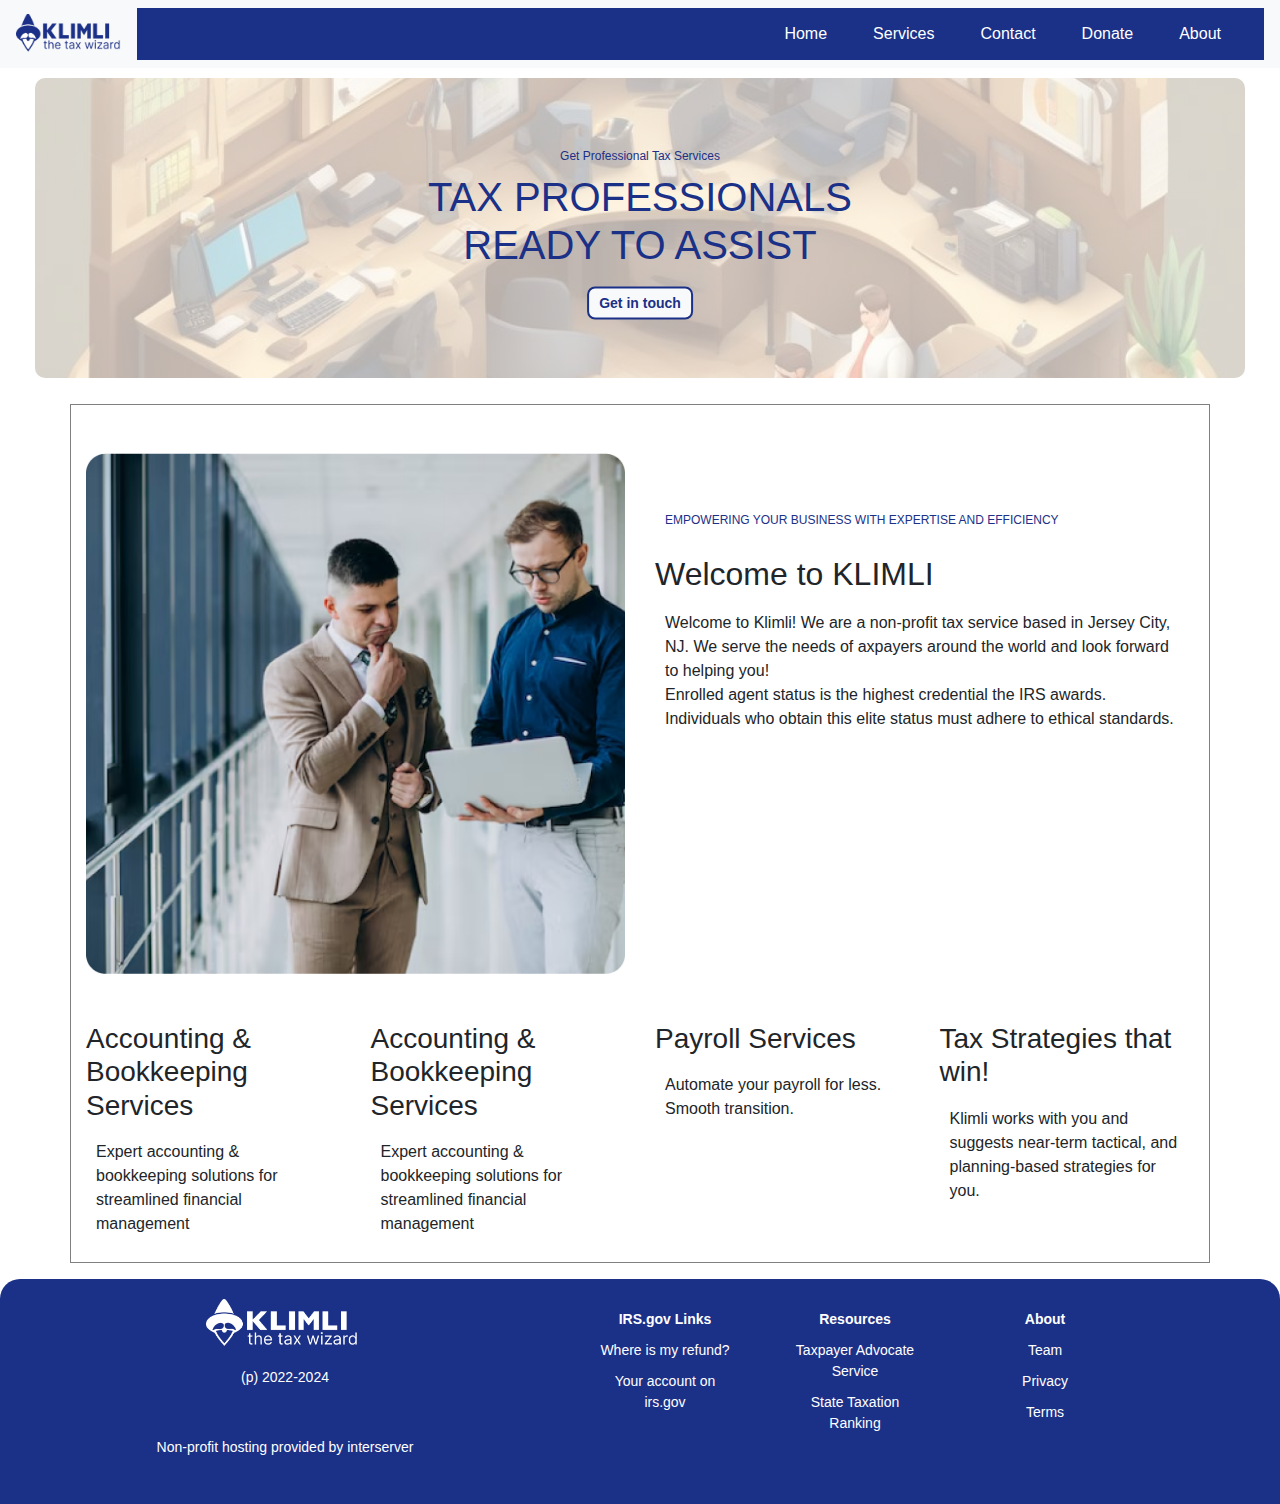
<file: index.html>
<!DOCTYPE html>
<html lang="en">

<head>
  <meta charset="UTF-8">
  <meta name="viewport" content="width=device-width, initial-scale=1.0">
  <title>Klimli-the-tax-wizard</title>
  <link rel="stylesheet" href="https://cdnjs.cloudflare.com/ajax/libs/font-awesome/6.5.2/css/all.min.css"
    integrity="sha512-SnH5WK+bZxgPHs44uWIX+LLJAJ9/2PkPKZ5QiAj6Ta86w+fsb2TkcmfRyVX3pBnMFcV7oQPJkl9QevSCWr3W6A=="
    crossorigin="anonymous" referrerpolicy="no-referrer" />
  <link href="https://stackpath.bootstrapcdn.com/bootstrap/4.5.2/css/bootstrap.min.css" rel="stylesheet">
  <link rel="stylesheet" href="assets/stylesheet.css">
</head>

<body>

  <nav class="navbar navbar-expand-lg navbar-light bg-light">
    <a class="navbar-brand p-0" href="#"><img src="assets/img/Vector-5.png" alt="logo" height="40px"> </a>
    <button class="navbar-toggler" type="button" data-toggle="collapse" data-target="#navbarSupportedContent"
      aria-controls="navbarSupportedContent" aria-expanded="false" aria-label="Toggle navigation">
      <span class="navbar-toggler-icon"></span>
    </button>

    <div class="collapse navbar-collapse" id="navbarSupportedContent">
      <ul class="navbar-nav ml-auto">
        <li class="nav-item active">
          <a class="nav-link" href="index.html">Home <span class="sr-only">(current)</span></a>

        </li>
        <li class="nav-item">
          <a class="nav-link" href="tax-topics.html">Services</a>
        </li>
        <li class="nav-item">
          <a class="nav-link" href="Contact.html">Contact</a>
        </li>

        <li class="nav-item">
          <a class="nav-link" href="donate-klimli.html">Donate</a>
        </li>
        <li class="nav-item">
          <a class="nav-link" href="about-us.html">About</a>
        </li>
      </ul>
    </div>
  </nav>

  <main>
    <div class="container-fluid">
      <div class="row">
        <div class="col-md-12">
          <div class="background-image">
            <div class="text-container">
              <p class="adjust-main-paragraph">Get Professional Tax Services</p>
              <h1>TAX PROFESSIONALS<br>
                READY TO ASSIST</h1>
              <a href="Contact.html" class="btn btn-light adjust-getintch-btn">Get in touch</a>
            </div>
          </div>
        </div>
      </div>
    </div>
    <div class="container mt-3 mb-3 pt-5 add-border">
      <div class="row">
        <div class="col-md-6">
          <div class="text-center">
            <img src="assets/img/main-page-img2.png" alt="Image" class="img-fluid">
          </div>
        </div>
        <div class="col-md-6 mt-5">
          <div>
            <p class="change-p-color">EMPOWERING YOUR BUSINESS WITH EXPERTISE AND EFFICIENCY</p>
            <h2>Welcome to KLIMLI</h2>
            <p>Welcome to Klimli! We are a non-profit tax service based in Jersey City, NJ. We serve the needs of
              axpayers around the world and look forward to helping you!<br>
              Enrolled agent status is the highest credential the IRS awards. Individuals who obtain this elite
              status must adhere to ethical standards.</p>
          </div>
        </div>
      </div>
      <div class="row mt-5">
        <div class="col-md-3">
          <div>
            <h3>Accounting &
              Bookkeeping Services</h3>
            <p>Expert accounting & bookkeeping solutions for streamlined financial management</p>
          </div>
        </div>
        <div class="col-md-3">
          <div>
            <h3>Accounting &
              Bookkeeping Services</h3>
            <p>Expert accounting & bookkeeping solutions for streamlined financial management</p>
          </div>
        </div>
        <div class="col-md-3">
          <div>
            <h3>
              Payroll Services</h3>
            <p>Automate your payroll for less. Smooth transition.</p>
          </div>
        </div>
        <div class="col-md-3">
          <div>
            <h3>
              Tax Strategies that win!</h3>
            <p>Klimli works with you and suggests near-term tactical, and planning-based strategies for you.</p>
          </div>
        </div>
      </div>
    </div>
  </main>

  <footer class="footer">
    <div class="container adjust-footer">
      <div class="row">
        <div class="col-md-6">
          <div class="logo-text">
            <img src="assets/img/footer-logo.png" alt="logo" class="img-fluid" style="max-height: 50px;">
            <p class="mt-2">(p) 2022-2024</p>
            <div class="icon-link">
              <a href="https://www.facebook.com"><i class="fab fa-facebook p-2"></i></a>
              <a href="https://www.linkedin.com"><i class="fab fa-linkedin p-2"></i></a>
              <a href="https://www.youtube.com"><i class="fab fa-youtube p-2"></i></a>
              <a href="https://www.instagram.com"><i class="fab fa-instagram p-2"></i></a>
            </div>
            <p>Non-profit hosting provided by interserver</p>
          </div>
        </div>
        <div class="col-md-6">
          <div class="links">
            <div class="row">
              <div class="col-sm-2 col-md-6 col-lg-4 ">
                <ul>
                  <li class="footer-bold">IRS.gov Links</li>
                  <li><a href="#">Where is my refund?</a></li>
                  <li><a href="#">Your account on irs.gov</a></li>
                </ul>
              </div>
              <div class="col-sm-2 col-md-6 col-lg-4">
                <ul>
                  <li class="footer-bold">Resources</li>
                  <li><a href="#">Taxpayer Advocate Service</a></li>
                  <li><a href="#">State Taxation Ranking</a></li>
                </ul>
              </div>
              <div class="col-sm-2 col-md-6 col-lg-4">
                <ul>
                  <li class="footer-bold">About</li>
                  <li><a href="about-us.html">Team</a></li>
                  <li><a href="about-us.html">Privacy</a></li>
                  <li><a href="about-us.html">Terms</a></li>
                </ul>
              </div>
            </div>
          </div>
        </div>
      </div>
    </div>
  </footer>





</body>
<script src="https://code.jquery.com/jquery-3.5.1.slim.min.js"></script>
<script src="https://cdn.jsdelivr.net/npm/@popperjs/core@2.5.4/dist/umd/popper.min.js"></script>
<script src="https://stackpath.bootstrapcdn.com/bootstrap/4.5.2/js/bootstrap.min.js"></script>

</html>
</file>
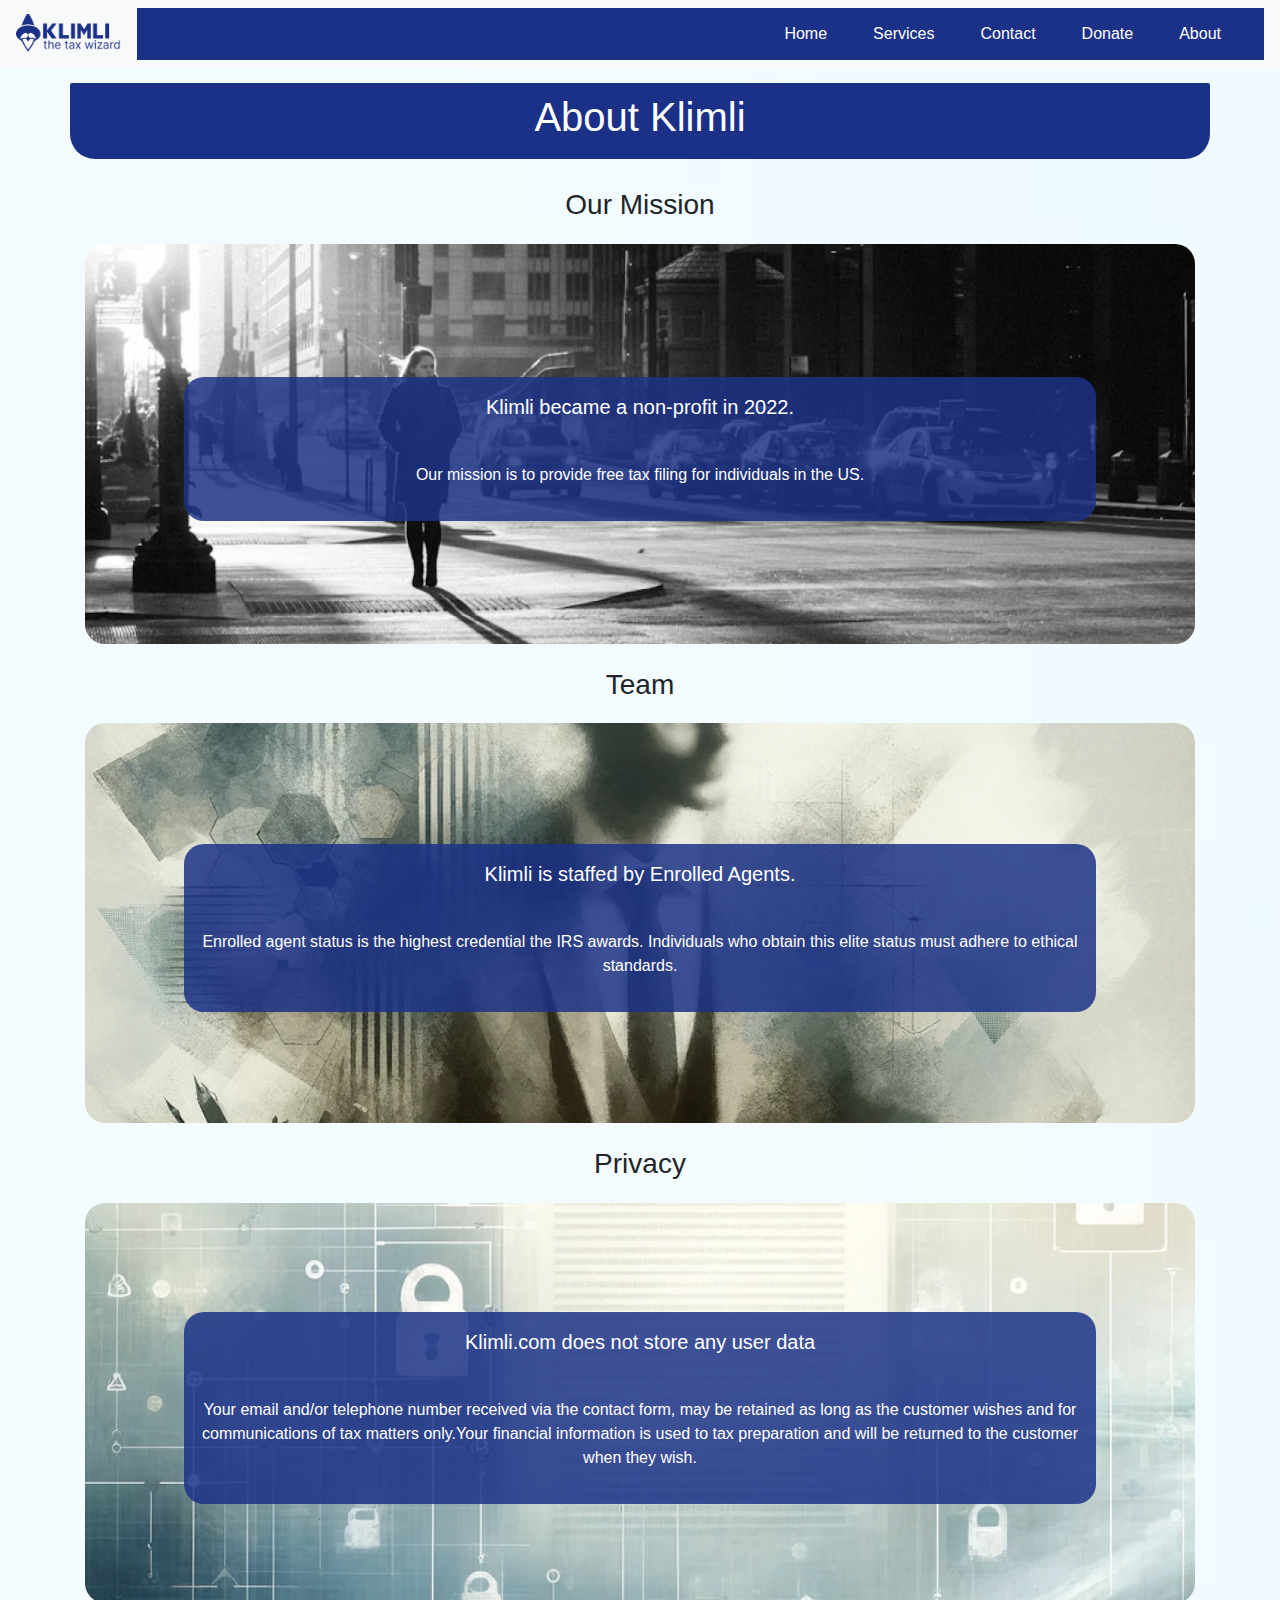
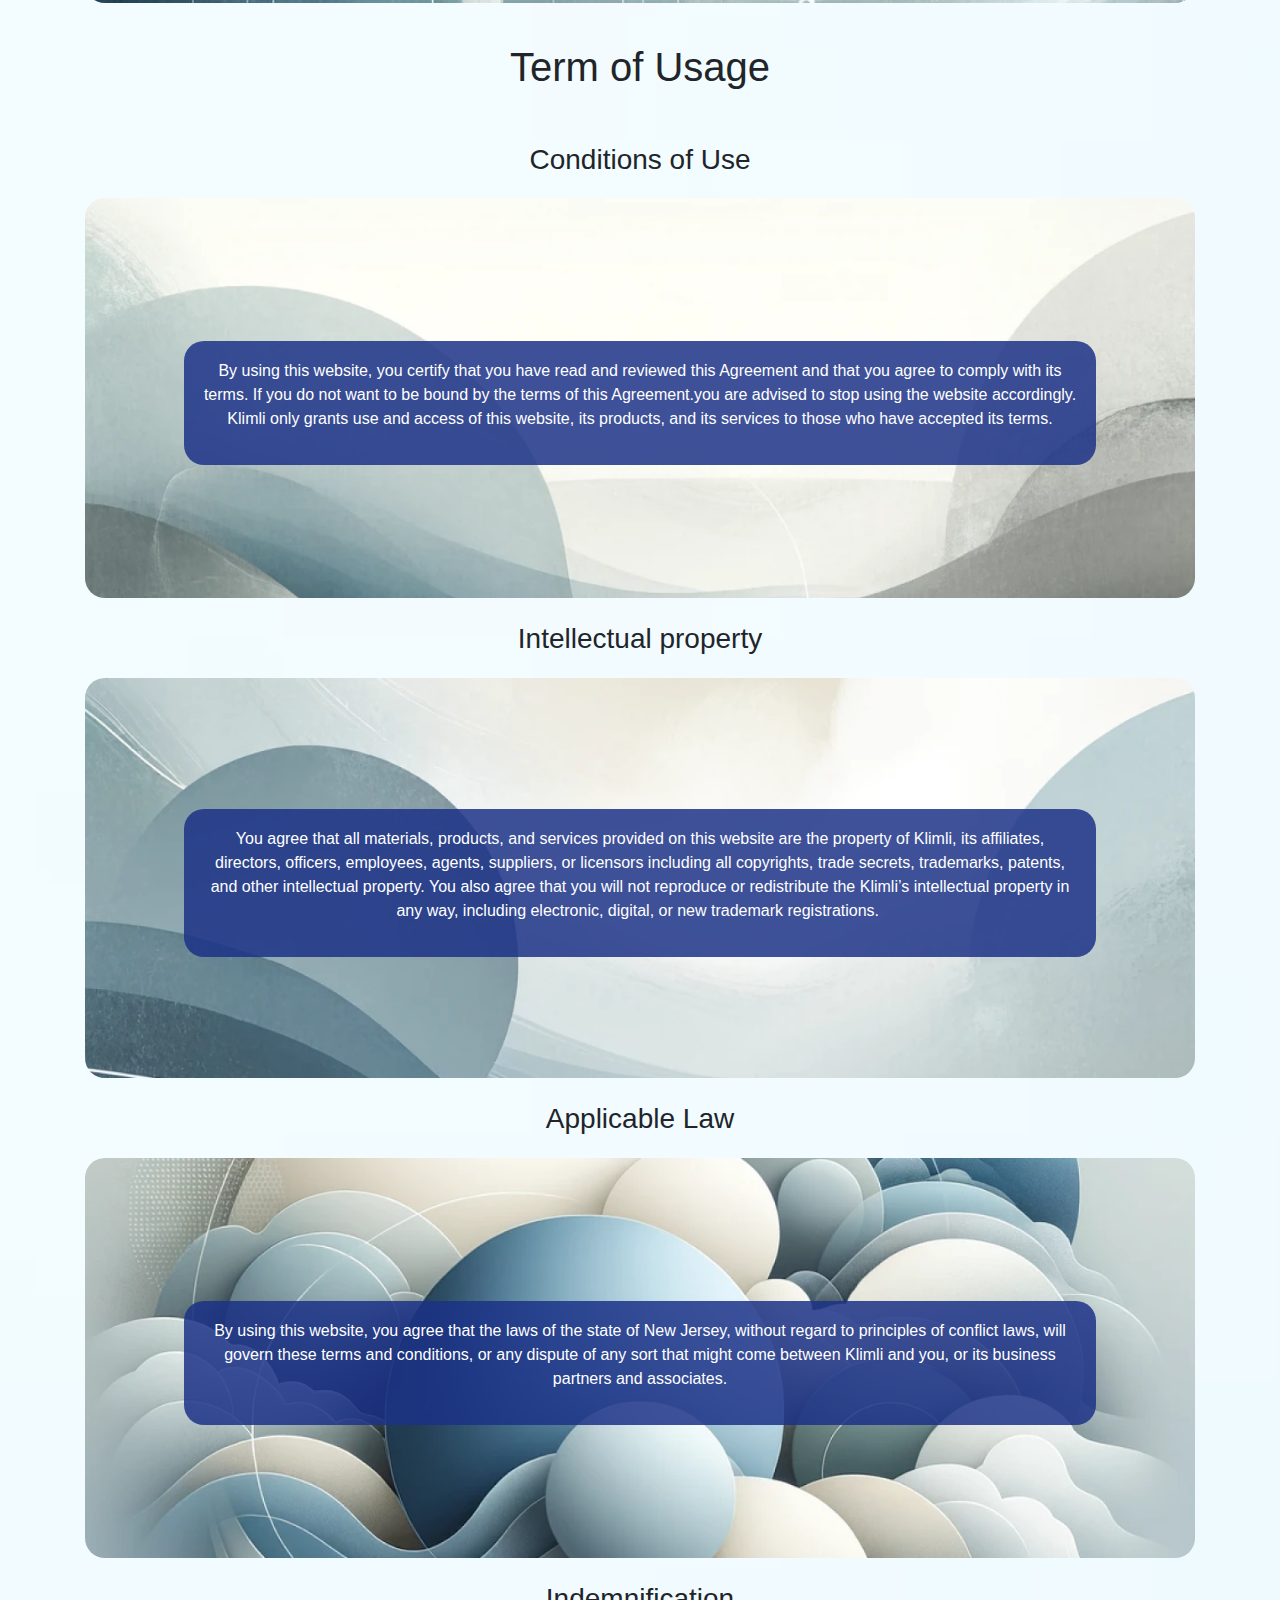
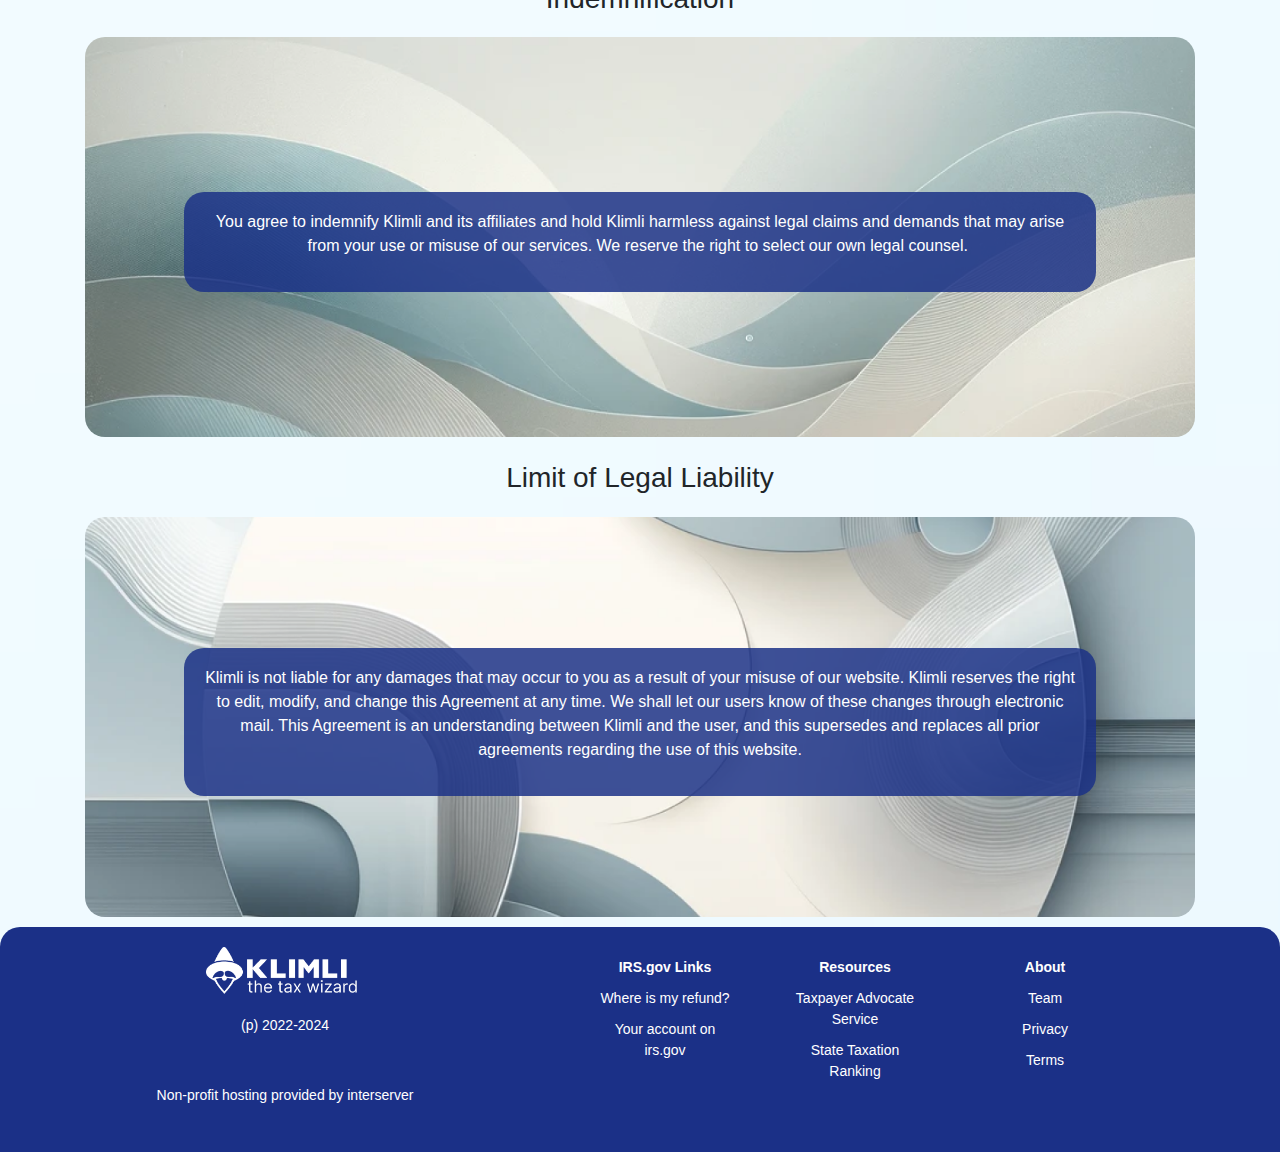
<file: about-us.html>
<!DOCTYPE html>
<html lang="en">

<head>
    <meta charset="UTF-8">
    <meta name="viewport" content="width=device-width, initial-scale=1.0">
    <title>About-us</title>
    <link rel="stylesheet" href="https://cdnjs.cloudflare.com/ajax/libs/font-awesome/6.5.2/css/all.min.css"
        integrity="sha512-SnH5WK+bZxgPHs44uWIX+LLJAJ9/2PkPKZ5QiAj6Ta86w+fsb2TkcmfRyVX3pBnMFcV7oQPJkl9QevSCWr3W6A=="
        crossorigin="anonymous" referrerpolicy="no-referrer" />
    <link rel="stylesheet" href="https://stackpath.bootstrapcdn.com/bootstrap/4.5.2/css/bootstrap.min.css">
    <link rel="stylesheet" href="assets/stylesheet.css">
</head>

<body class="about-us-bg-image">

    <nav class="navbar navbar-expand-lg navbar-light bg-light">
        <a class="navbar-brand p-0" href="#"><img src="assets/img/Vector-5.png" alt="logo" height="40px"> </a>
        <button class="navbar-toggler" type="button" data-toggle="collapse" data-target="#navbarSupportedContent"
            aria-controls="navbarSupportedContent" aria-expanded="false" aria-label="Toggle navigation">
            <span class="navbar-toggler-icon"></span>
        </button>

        <div class="collapse navbar-collapse" id="navbarSupportedContent">
            <ul class="navbar-nav ml-auto">
                <li class="nav-item active">
                    <a class="nav-link" href="index.html">Home <span class="sr-only">(current)</span></a>

                </li>
                <li class="nav-item">
                    <a class="nav-link" href="tax-topics.html">Services</a>
                </li>
                <li class="nav-item">
                    <a class="nav-link" href="Contact.html">Contact</a>
                </li>

                <li class="nav-item">
                    <a class="nav-link" href="donate-klimli.html">Donate</a>
                </li>
                <li class="nav-item">
                    <a class="nav-link" href="about-us.html">About</a>
                </li>
            </ul>
        </div>
    </nav>

    <div class="container">
        <div class="row">
            <div class="col-12 about-us-heading-bg">
                <h1>About Klimli</h1>

            </div>
            <div class="about-all-headings col-12">
                <h3>Our Mission</h3>
            </div>

            <div class="col-12">

                <div class="image-container add-bg1">
                    <div class="overlay-add p-2">
                        <h5>
                            Klimli became a non-profit in 2022.
                        </h5>
                        <p class="mt-4">
                            Our mission is to provide free tax filing for individuals in the US.
                        </p>
                    </div>
                </div>
            </div>
            <div class="about-all-headings col-12">
                <h3>Team</h3>
            </div>
            <div class="col-12">

                <div class="image-container add-bg2">
                    <div class="overlay-add p-2">
                        <h5>
                            Klimli is staffed by Enrolled Agents.</h5>
                        <p class="mt-4">Enrolled agent status is the highest credential the IRS awards. Individuals who
                            obtain this
                            elite status must adhere to ethical standards.</p>
                    </div>
                </div>
            </div>
            <div class="about-all-headings col-12">
                <h3>Privacy</h3>
            </div>
            <div class="col-12">

                <div class="image-container add-bg3">
                    <div class="overlay-add p-2">
                        <h5>
                            Klimli.com does not store any user data
                        </h5>
                        <p class="mt-4">


                            Your email and/or telephone number received via the contact form, may be retained as long as
                            the customer wishes and for communications of tax matters only.Your financial information is
                            used to tax preparation and will be returned to the customer
                            when they wish.
                        </p>
                    </div>
                </div>
            </div>
            <div class="about-heading col-12">
                <h1>Term of Usage</h1>
            </div>
            <div class="about-all-headings col-12">
                <h3>Conditions of Use</h3>
            </div>
            <div class="col-12">


                <div class="image-container add-bg4">
                    <div class="overlay-add p-2">
                        <p>By using this website, you certify that you have read and reviewed this Agreement and that
                            you agree to comply with its terms. If you do not want to be bound by the terms of this
                            Agreement.you are advised to stop using the website accordingly. Klimli only grants use
                            and access of this website, its products, and its services to those who have accepted its
                            terms.</p>
                    </div>
                </div>
            </div>
            <div class="about-all-headings col-12">
                <h3>Intellectual property</h3>
            </div>
            <div class="col-12">

                <div class="image-container add-bg5">
                    <div class="overlay-add p-2">
                        <p>
                            You agree that all materials, products, and services provided on this website are the
                            property of Klimli, its affiliates, directors, officers, employees, agents, suppliers, or
                            licensors including all copyrights, trade secrets, trademarks, patents, and other
                            intellectual property. You also agree that you will not reproduce or redistribute the
                            Klimli’s intellectual property in any way, including electronic, digital, or new trademark
                            registrations. </p>
                    </div>
                </div>
            </div>
            <div class="about-all-headings col-12">
                <h3>Applicable Law</h3>
            </div>
            <div class="col-12">

                <div class="image-container add-bg6">
                    <div class="overlay-add p-2">
                        <p>By using this website, you agree that the laws of the state of New Jersey, without regard to
                            principles of conflict laws, will govern these terms and conditions, or any dispute of any
                            sort that might come between Klimli and you, or its business partners and associates.
                        </p>
                    </div>
                </div>
            </div>
            <div class="about-all-headings col-12">
                <h3>Indemnification</h3>
            </div>
            <div class="col-12">

                <div class="image-container add-bg7">
                    <div class="overlay-add p-2">
                        <p>You agree to indemnify Klimli and its affiliates and hold Klimli harmless against legal
                            claims and demands that may arise from your use or misuse of our services. We reserve the
                            right to select our own legal counsel. </p>

                    </div>
                </div>
            </div>
            <div class="about-all-headings col-12">
                <h3>Limit of Legal Liability</h3>
            </div>
            <div class="col-12">

                <div class="image-container add-bg8">
                    <div class="overlay-add p-2">
                        <p>Klimli is not liable for any damages that may occur to you as a result of your misuse of our
                            website. Klimli reserves the right to edit, modify, and change this Agreement at any time.
                            We shall let our users know of these changes through electronic mail. This Agreement is an
                            understanding between Klimli and the user, and this supersedes and replaces all prior
                            agreements regarding the use of this website.
                        </p>
                    </div>
                </div>
            </div>

        </div>
    </div>
    <footer class="footer">
        <div class="container adjust-footer">
            <div class="row">
                <div class="col-md-6">
                    <div class="logo-text">
                        <img src="assets/img/footer-logo.png" alt="logo" class="img-fluid" style="max-height: 50px;">
                        <p class="mt-2">(p) 2022-2024</p>
                        <div class="icon-link">
                            <a href="https://www.facebook.com"><i class="fab fa-facebook p-2"></i></a>
                            <a href="https://www.linkedin.com"><i class="fab fa-linkedin p-2"></i></a>
                            <a href="https://www.youtube.com"><i class="fab fa-youtube p-2"></i></a>
                            <a href="https://www.instagram.com"><i class="fab fa-instagram p-2"></i></a>
                        </div>
                        <p>Non-profit hosting provided by interserver</p>
                    </div>
                </div>
                <div class="col-md-6">
                    <div class="links">
                        <div class="row">
                            <div class="col-sm-2 col-md-6 col-lg-4 ">
                                <ul>
                                    <li class="footer-bold">IRS.gov Links</li>
                                    <li><a href="#">Where is my refund?</a></li>
                                    <li><a href="#">Your account on irs.gov</a></li>
                                </ul>
                            </div>
                            <div class="col-sm-2 col-md-6 col-lg-4">
                                <ul>
                                    <li class="footer-bold">Resources</li>
                                    <li><a href="#">Taxpayer Advocate Service</a></li>
                                    <li><a href="#">State Taxation Ranking</a></li>
                                </ul>
                            </div>
                            <div class="col-sm-2 col-md-6 col-lg-4">
                                <ul>
                                    <li class="footer-bold">About</li>
                                    <li><a href="about-us.html">Team</a></li>
                                    <li><a href="about-us.html">Privacy</a></li>
                                    <li><a href="about-us.html">Terms</a></li>
                                </ul>
                            </div>
                        </div>
                    </div>
                </div>
            </div>
        </div>
    </footer>

    <script src="https://code.jquery.com/jquery-3.5.1.slim.min.js"></script>
    <script src="https://cdn.jsdelivr.net/npm/@popperjs/core@2.5.4/dist/umd/popper.min.js"></script>
    <script src="https://stackpath.bootstrapcdn.com/bootstrap/4.5.2/js/bootstrap.min.js"></script>
</body>

</html>
</file>
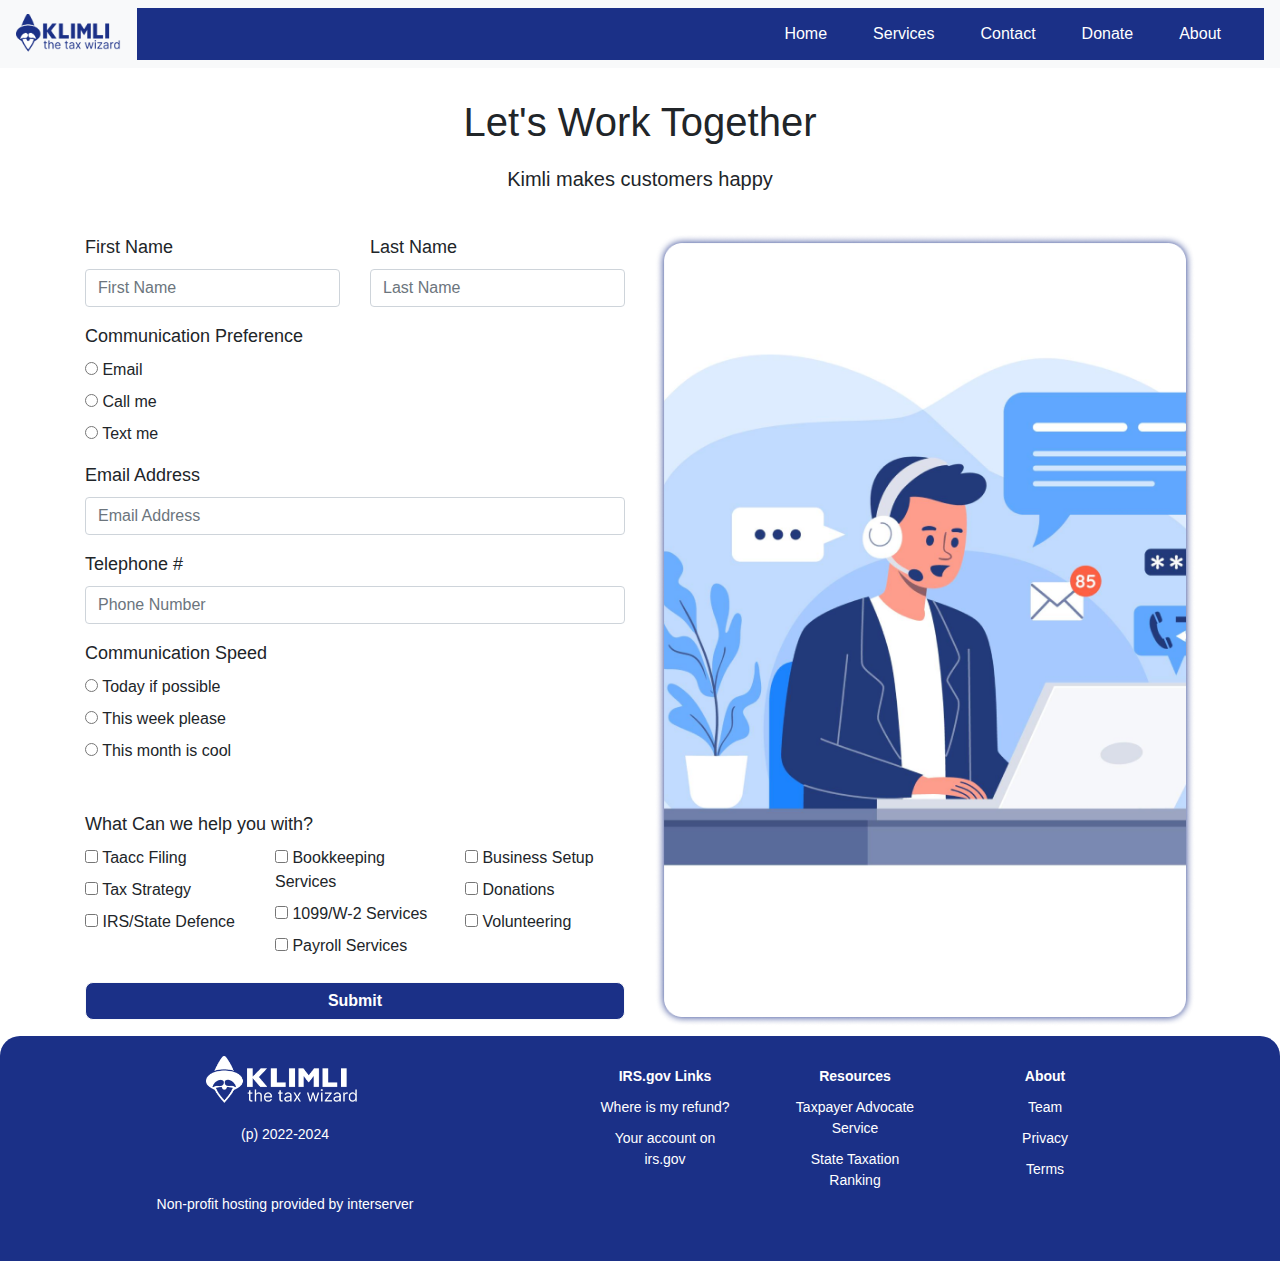
<file: Contact.html>
<!DOCTYPE html>
<html lang="en">

<head>
  <meta charset="UTF-8">
  <meta name="viewport" content="width=device-width, initial-scale=1.0">
  <link rel="stylesheet" href="https://cdnjs.cloudflare.com/ajax/libs/font-awesome/6.5.2/css/all.min.css"
    integrity="sha512-SnH5WK+bZxgPHs44uWIX+LLJAJ9/2PkPKZ5QiAj6Ta86w+fsb2TkcmfRyVX3pBnMFcV7oQPJkl9QevSCWr3W6A=="
    crossorigin="anonymous" referrerpolicy="no-referrer" />
  <link href="https://stackpath.bootstrapcdn.com/bootstrap/4.5.2/css/bootstrap.min.css" rel="stylesheet">
  <title>Contact-page</title>
  <link rel="stylesheet" href="assets/stylesheet.css">
</head>

<body>

  <nav class="navbar navbar-expand-lg navbar-light bg-light">
    <a class="navbar-brand p-0" href="#"><img src="assets/img/Vector-5.png" alt="logo" height="40px"> </a>
    <button class="navbar-toggler" type="button" data-toggle="collapse" data-target="#navbarSupportedContent"
      aria-controls="navbarSupportedContent" aria-expanded="false" aria-label="Toggle navigation">
      <span class="navbar-toggler-icon"></span>
    </button>

    <div class="collapse navbar-collapse" id="navbarSupportedContent">
      <ul class="navbar-nav ml-auto">
        <li class="nav-item active">
          <a class="nav-link" href="index.html">Home <span class="sr-only">(current)</span></a>

        </li>
        <li class="nav-item">
          <a class="nav-link" href="tax-topics.html">Services</a>
        </li>
        <li class="nav-item">
          <a class="nav-link" href="Contact.html">Contact</a>
        </li>

        <li class="nav-item">
          <a class="nav-link" href="donate-klimli.html">Donate</a>
        </li>
        <li class="nav-item">
          <a class="nav-link" href="about-us.html">About</a>
        </li>
      </ul>
    </div>
  </nav>
  <div class="contact-heading">
    <h1>Let's Work Together</h1>
    <p>Kimli makes customers happy</p>
  </div>
  <div class="container">
    <div class="row">
      <div class="col-md-6">
        <form>
          <div class="form-group row">
            <div class="col">
              <label for="fname" class="set-font-size">First Name</label>
              <input type="text" class="form-control" id="fname" placeholder="First Name">
            </div>
            <div class="col">
              <label for="lname" class="set-font-size">Last Name</label>
              <input type="text" class="form-control" id="lname" placeholder="Last Name">
            </div>
          </div>
          <div class="form-group">
            <label class="set-font-size">Communication Preference</label>
            <div>
              <label class="d-block"><input type="radio" name="contactMethod" value="email"> Email</label>
              <label class="d-block"><input type="radio" name="contactMethod" value="call"> Call me</label>
              <label class="d-block"><input type="radio" name="contactMethod" value="text"> Text me</label>
            </div>
          </div>
          <div class="form-group">
            <label for="email" class="set-font-size">Email Address</label>
            <input type="email" class="form-control" id="email" placeholder="Email Address">
          </div>
          <div class="form-group">
            <label for="telephone" class="set-font-size">Telephone #</label>
            <input type="tel" class="form-control" id="telephone" placeholder="Phone Number">
          </div>
          <div class="form-group">
            <label class="set-font-size">Communication Speed</label>
            <div>
              <label class="d-block"><input type="radio" name="availability" value="today"> Today if possible</label>
              <label class="d-block"><input type="radio" name="availability" value="this_week"> This week please</label>
              <label class="d-block"><input type="radio" name="availability" value="this_month"> This month is
                cool</label>
            </div>
          </div>
          <div class="form-group mt-5">
            <fieldset>
              <label class="set-font-size">What Can we help you with?</label>
              <div class="row">
                <div class="col">
                  <label class="d-block"><input type="checkbox" name="services" value="taacc_filing"> Taacc
                    Filing</label>
                  <label class="d-block"><input type="checkbox" name="services" value="tax_strategy"> Tax
                    Strategy</label>
                  <label class="d-block"><input type="checkbox" name="services" value="irs_state_defense"> IRS/State
                    Defence</label>
                </div>
                <div class="col">
                  <label class="d-block"><input type="checkbox" name="services" value="bookkeeping"> Bookkeeping
                    Services</label>
                  <label class="d-block"><input type="checkbox" name="services" value="1099_w2"> 1099/W-2
                    Services</label>
                  <label class="d-block"><input type="checkbox" name="services" value="payroll"> Payroll
                    Services</label>
                </div>
                <div class="col">
                  <label class="d-block"><input type="checkbox" name="services" value="business_setup"> Business
                    Setup</label>
                  <label class="d-block"><input type="checkbox" name="services" value="donations"> Donations</label>
                  <label class="d-block"><input type="checkbox" name="services" value="volunteering">
                    Volunteering</label>
                </div>
              </div>
            </fieldset>
          </div>
          <div class="form-group">
            <button type="submit" class="btn btn-light col-lg-12 sub-button-set">Submit</button>
          </div>
        </form>
      </div>
      <div class="col-md-6">
        <div id="send-images">
          <img src="assets/img/contact-page-img.png" class="img-fluid" alt="error">
        </div>
      </div>
    </div>
  </div>
  <footer class="footer">
    <div class="container adjust-footer">
      <div class="row">
        <div class="col-md-6">
          <div class="logo-text">
            <img src="assets/img/footer-logo.png" alt="logo" class="img-fluid" style="max-height: 50px;">
            <p class="mt-2">(p) 2022-2024</p>
            <div class="icon-link">
              <a href="https://www.facebook.com"><i class="fab fa-facebook p-2"></i></a>
              <a href="https://www.linkedin.com"><i class="fab fa-linkedin p-2"></i></a>
              <a href="https://www.youtube.com"><i class="fab fa-youtube p-2"></i></a>
              <a href="https://www.instagram.com"><i class="fab fa-instagram p-2"></i></a>
            </div>
            <p>Non-profit hosting provided by interserver</p>
          </div>
        </div>
        <div class="col-md-6">
          <div class="links">
            <div class="row">
              <div class="col-sm-2 col-md-6 col-lg-4 ">
                <ul>
                  <li class="footer-bold">IRS.gov Links</li>
                  <li><a href="#">Where is my refund?</a></li>
                  <li><a href="#">Your account on irs.gov</a></li>
                </ul>
              </div>
              <div class="col-sm-2 col-md-6 col-lg-4">
                <ul>
                  <li class="footer-bold">Resources</li>
                  <li><a href="#">Taxpayer Advocate Service</a></li>
                  <li><a href="#">State Taxation Ranking</a></li>
                </ul>
              </div>
              <div class="col-sm-2 col-md-6 col-lg-4">
                <ul>
                  <li class="footer-bold">About</li>
                  <li><a href="about-us.html">Team</a></li>
                  <li><a href="about-us.html">Privacy</a></li>
                  <li><a href="about-us.html">Terms</a></li>
                </ul>
              </div>
            </div>
          </div>
        </div>
      </div>
    </div>
  </footer>

  <script src="https://code.jquery.com/jquery-3.5.1.slim.min.js"></script>
  <script src="https://cdn.jsdelivr.net/npm/@popperjs/core@2.5.4/dist/umd/popper.min.js"></script>
  <script src="https://stackpath.bootstrapcdn.com/bootstrap/4.5.2/js/bootstrap.min.js"></script>
</body>

</html>
</file>
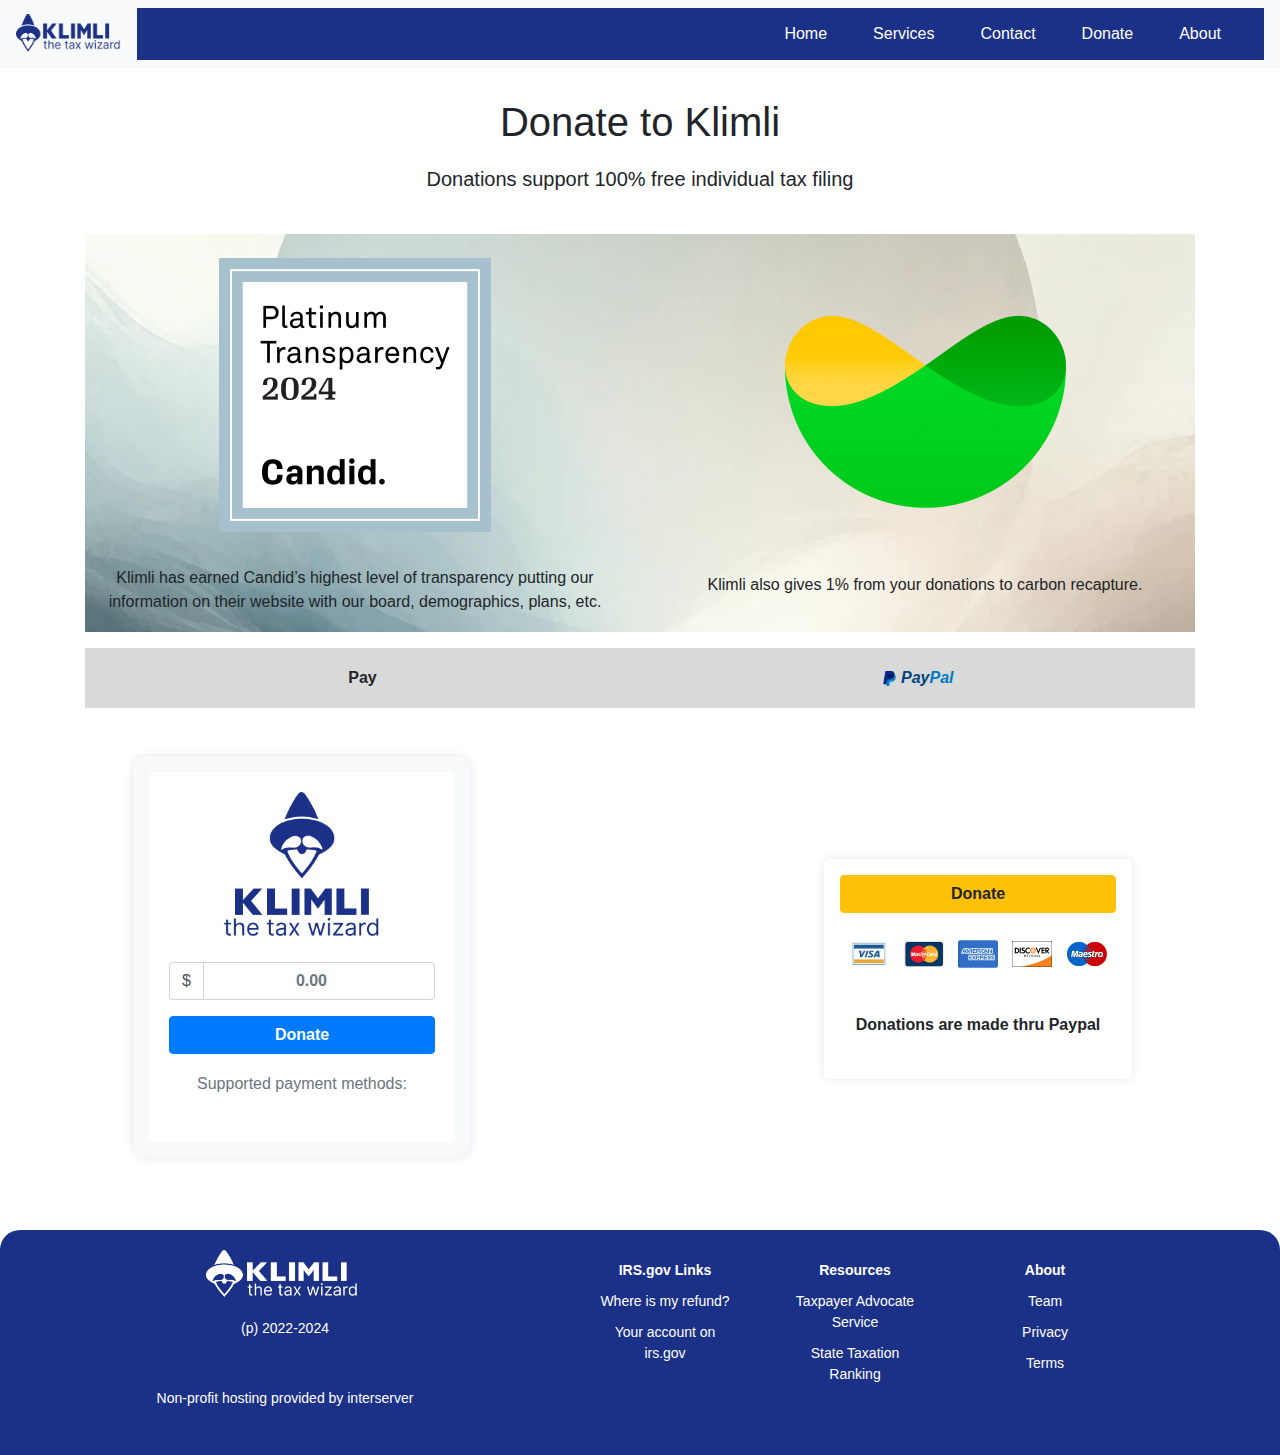
<file: donate-klimli.html>
<!DOCTYPE html>
<html lang="en">

<head>
    <meta charset="UTF-8">
    <meta name="viewport" content="width=device-width, initial-scale=1.0">
    <title>Donate-page</title>
    <link rel="stylesheet" href="https://cdnjs.cloudflare.com/ajax/libs/font-awesome/6.5.2/css/all.min.css"
        integrity="sha512-SnH5WK+bZxgPHs44uWIX+LLJAJ9/2PkPKZ5QiAj6Ta86w+fsb2TkcmfRyVX3pBnMFcV7oQPJkl9QevSCWr3W6A=="
        crossorigin="anonymous" referrerpolicy="no-referrer" />
    <link rel="stylesheet" href="https://maxcdn.bootstrapcdn.com/bootstrap/4.5.2/css/bootstrap.min.css">
    <link rel="stylesheet" href="assets/stylesheet.css">
</head>

<body>

    <nav class="navbar navbar-expand-lg navbar-light bg-light">
        <a class="navbar-brand p-0" href="#"><img src="assets/img/Vector-5.png" alt="logo" height="40px"> </a>
        <button class="navbar-toggler" type="button" data-toggle="collapse" data-target="#navbarSupportedContent"
            aria-controls="navbarSupportedContent" aria-expanded="false" aria-label="Toggle navigation">
            <span class="navbar-toggler-icon"></span>
        </button>

        <div class="collapse navbar-collapse" id="navbarSupportedContent">
            <ul class="navbar-nav ml-auto">
                <li class="nav-item active">
                    <a class="nav-link" href="index.html">Home <span class="sr-only">(current)</span></a>

                </li>
                <li class="nav-item">
                    <a class="nav-link" href="tax-topics.html">Services</a>
                </li>
                <li class="nav-item">
                    <a class="nav-link" href="Contact.html">Contact</a>
                </li>

                <li class="nav-item">
                    <a class="nav-link" href="donate-klimli.html">Donate</a>
                </li>
                <li class="nav-item">
                    <a class="nav-link" href="about-us.html">About</a>
                </li>
            </ul>
        </div>
    </nav>
    <div class="contact-heading">
        <h1>Donate to Klimli</h1>
        <p>Donations support 100% free individual tax filing</p>
    </div>

    <div class="container">
        <div class="main-div">
            <div class="row mt-4">
                <div class="col-lg-6 text-center">
                    <img src="assets/img/donate-img1.png" alt="First Image" class="img-fluid mb-3">
                    <p class=" m-2 d-flex justify-content-center">Klimli has earned Candid’s highest level of
                        transparency putting our information on their website with our board, demographics, plans, etc.
                    </p>
                </div>
                <div class="col-lg-6 text-center">
                    <img src="assets/img/donate-img2.png" alt="Second Image" class="img-fluid mb-3">
                    <p class=" m-2 d-flex justify-content-center">Klimli also gives 1% from your donations to carbon
                        recapture.</p>
                </div>
            </div>
        </div>
        <div class="row justify-content-between color-change-1 mt-3 m-0 mb-3">
            <div class="col-6">
                <div class="payment-container">
                    <button class="btn color-change-1 font-weight-bold"><i class="fa-brands fa-apple"></i> Pay</button>
                </div>
            </div>
            <div class="col-6">
                <div class="payment-container">
                    <button class="btn color-change-1 font-italic"><i><img src="assets/img/icon.png" height="15px"></i>
                        <span class="span1">Pay</span><span class="span2">Pal</span></button>
                </div>
            </div>
        </div>
    </div>



    <div class="container mt-5">
        <div class="row d-flex justify-content-between m-5 text-center adjust-to-center">
            <div class="col-lg-4 mb-4 bg-light p-3 donation-input-3">
                <div class="donation-input">
                    <img src="assets/img/Group 31.png" alt="Donation Image">
                    <div class="input-group mb-3">
                        <div class="input-group-prepend">
                            <span class="input-group-text">$</span>
                        </div>
                        <input type="number" class="form-control text-center font-weight-bold" placeholder="0.00">
                    </div>
                    <button class="btn btn-primary btn-block font-weight-bold" data-toggle="modal"
                        data-target="#pop-up-one">Donate</button>
                    <p class="text-secondary mt-2">Supported payment methods:</p>
                </div>
            </div>
            <div class="col-lg-4">
                <div class="donation-input-2 p-3">
                    <button class="btn btn-warning font-weight-bold btn-block mb-3" data-toggle="modal"
                        data-target="#pop-up-2">Donate</button>
                    <div class="donation-icons text-center">
                        <img src="assets/img/visa.jpg" alt="Card Icon 1">
                        <img src="assets/img/download.png" alt="Card Icon 2">
                        <img src="assets/img/american-express.svg" alt="Card Icon 3">
                        <img src="assets/img/Discover.png" alt="Card Icon 4">
                        <img src="assets/img/mastero.png" alt="Card Icon 5">
                    </div>
                    <p class="text-center mt-4 font-weight-bold">Donations are made thru Paypal</p>
                </div>
            </div>
        </div>
    </div>




    <div class="modal fade" id="pop-up-one" tabindex="-1" role="dialog" aria-labelledby="exampleModalCenterTitle"
        aria-hidden="true">
        <div class="modal-dialog modal-dialog-centered" role="document">
            <div class="modal-content">
                <div class="modal-header">

                    <button type="button" class="close" data-dismiss="modal" aria-label="Close">
                        <span aria-hidden="true">&times;</span>
                    </button>
                </div>
                <h3 class="text-center mb-3">Donation Received</h3>
                <h5 class="text-center">Klimli appreciates your donation!</h5>
                <div class="modal-body text-center m-3">
                    Thank you for your most generous donation! Klimli will use this to grow and provide free tax filing
                    to even more individuals!
                </div>
            </div>
        </div>
    </div>


    <div class="modal fade" id="pop-up-2" tabindex="-1" role="dialog" aria-labelledby="exampleModalCenterTitle"
        aria-hidden="true">
        <div class="modal-dialog modal-dialog-centered" role="document">
            <div class="modal-content">
                <div class="modal-header">
                    <button type="button" class="close" data-dismiss="modal" aria-label="Close">
                        <span aria-hidden="true">&times;</span>
                    </button>
                </div>
                <h3 class="text-center mb-3">Donation Cancelled</h3>
                <h5 class="text-center">Klimli appreciates your consideration to donate.</h5>
                <div class="modal-body text-center m-3">
                    Thank you for considering a donation to Klimli; while we require donations to grow our efforts, we
                    respect each person’s ability to donate. </div>
            </div>
        </div>
    </div>




    <footer class="footer">
        <div class="container adjust-footer">
            <div class="row">
                <div class="col-md-6">
                    <div class="logo-text">
                        <img src="assets/img/footer-logo.png" alt="logo" class="img-fluid" style="max-height: 50px;">
                        <p class="mt-2">(p) 2022-2024</p>
                        <div class="icon-link">
                            <a href="https://www.facebook.com"><i class="fab fa-facebook p-2"></i></a>
                            <a href="https://www.linkedin.com"><i class="fab fa-linkedin p-2"></i></a>
                            <a href="https://www.youtube.com"><i class="fab fa-youtube p-2"></i></a>
                            <a href="https://www.instagram.com"><i class="fab fa-instagram p-2"></i></a>
                        </div>
                        <p>Non-profit hosting provided by interserver</p>
                    </div>
                </div>
                <div class="col-md-6">
                    <div class="links">
                        <div class="row">
                            <div class="col-sm-2 col-md-6 col-lg-4 ">
                                <ul>
                                    <li class="footer-bold">IRS.gov Links</li>
                                    <li><a href="#">Where is my refund?</a></li>
                                    <li><a href="#">Your account on irs.gov</a></li>
                                </ul>
                            </div>
                            <div class="col-sm-2 col-md-6 col-lg-4">
                                <ul>
                                    <li class="footer-bold">Resources</li>
                                    <li><a href="#">Taxpayer Advocate Service</a></li>
                                    <li><a href="#">State Taxation Ranking</a></li>
                                </ul>
                            </div>
                            <div class="col-sm-2 col-md-6 col-lg-4">
                                <ul>
                                    <li class="footer-bold">About</li>
                                    <li><a href="about-us.html">Team</a></li>
                                    <li><a href="about-us.html">Privacy</a></li>
                                    <li><a href="about-us.html">Terms</a></li>
                                </ul>
                            </div>
                        </div>
                    </div>
                </div>
            </div>
        </div>
    </footer>

    <script src="https://ajax.googleapis.com/ajax/libs/jquery/3.5.1/jquery.min.js"></script>
    <script src="https://cdnjs.cloudflare.com/ajax/libs/popper.js/1.16.0/umd/popper.min.js"></script>
    <script src="https://maxcdn.bootstrapcdn.com/bootstrap/4.5.2/js/bootstrap.min.js"></script>
</body>

</html>
</file>
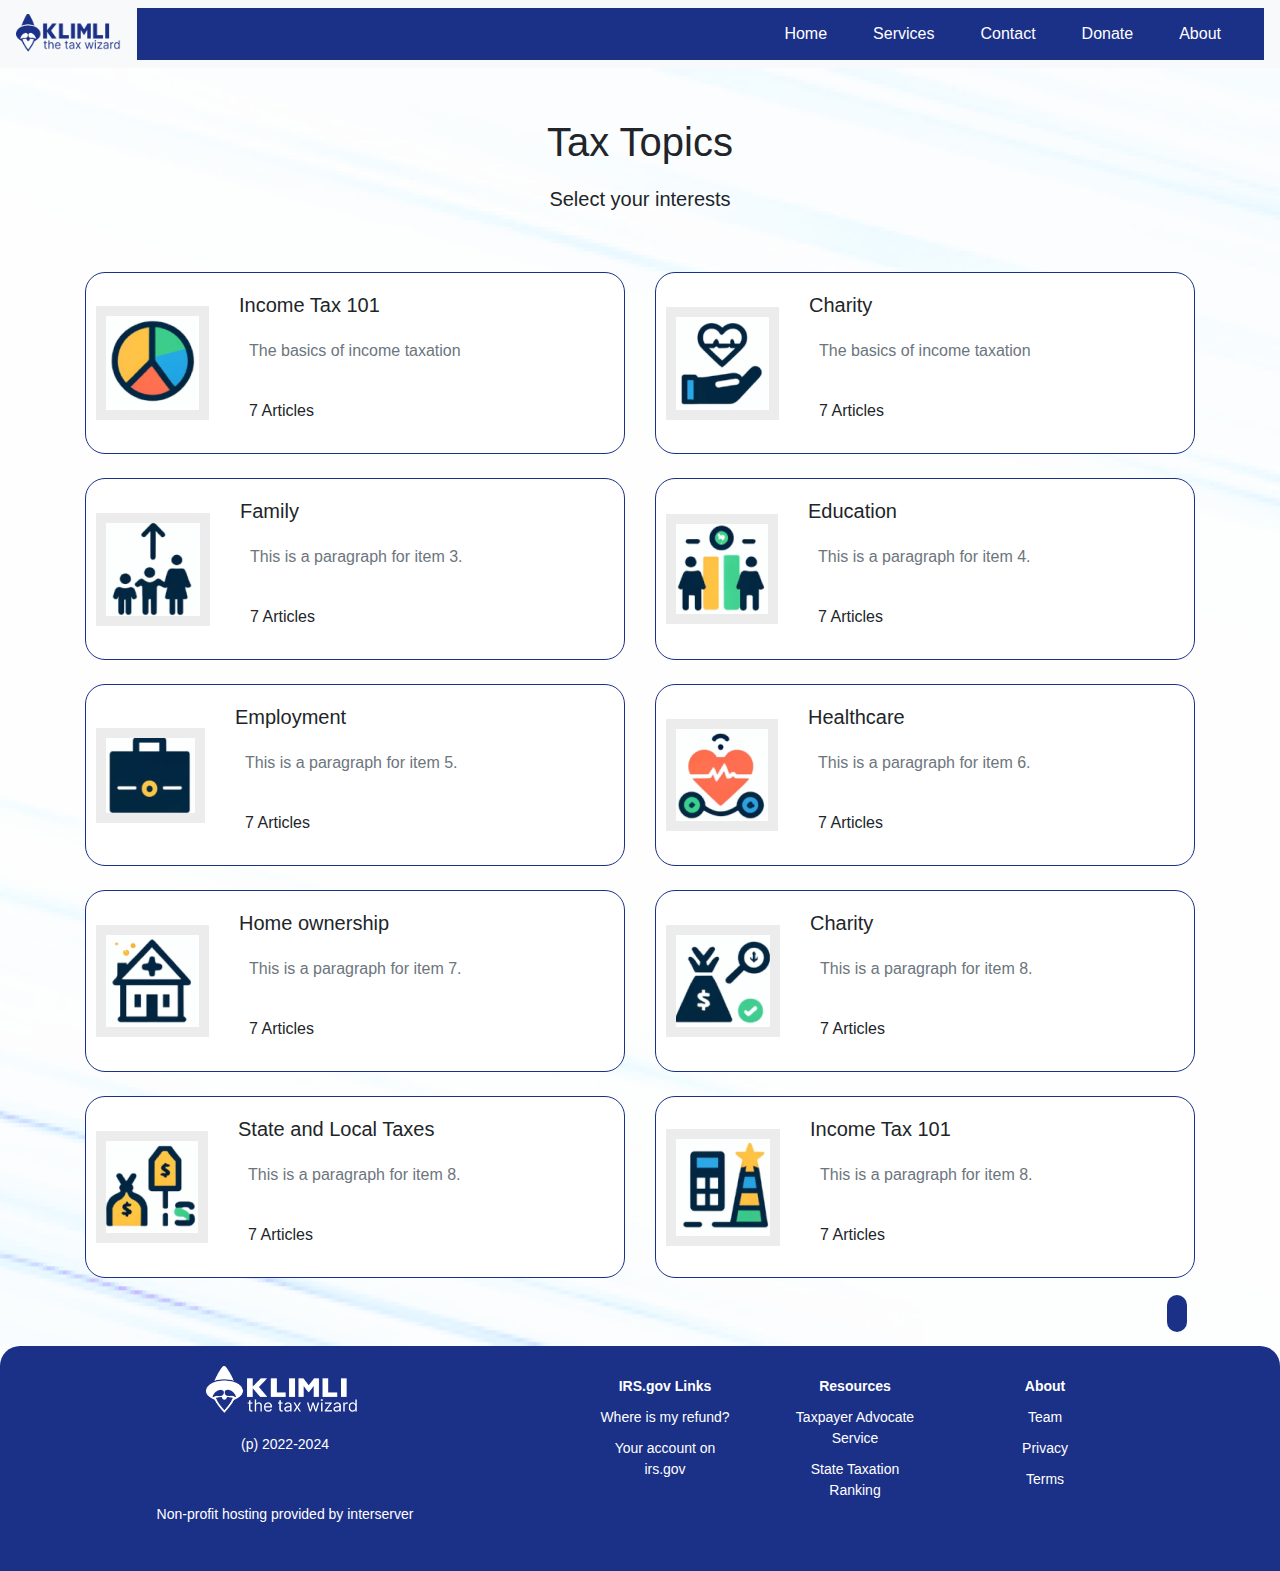
<file: tax-topics.html>
<!DOCTYPE html>
<html lang="en">

<head>
    <meta charset="UTF-8">
    <meta name="viewport" content="width=device-width, initial-scale=1.0">
    <title>Tax-topics</title>
    <link rel="stylesheet" href="https://cdnjs.cloudflare.com/ajax/libs/font-awesome/6.5.2/css/all.min.css"
        integrity="sha512-SnH5WK+bZxgPHs44uWIX+LLJAJ9/2PkPKZ5QiAj6Ta86w+fsb2TkcmfRyVX3pBnMFcV7oQPJkl9QevSCWr3W6A=="
        crossorigin="anonymous" referrerpolicy="no-referrer" />
    <link href="https://maxcdn.bootstrapcdn.com/bootstrap/4.5.2/css/bootstrap.min.css" rel="stylesheet">
    <link rel="stylesheet" href="assets/stylesheet.css">
</head>

<body>


    <nav class="navbar navbar-expand-lg navbar-light bg-light">
        <a class="navbar-brand p-0" href="#"><img src="assets/img/Vector-5.png" alt="logo" height="40px"> </a>
        <button class="navbar-toggler" type="button" data-toggle="collapse" data-target="#navbarSupportedContent"
            aria-controls="navbarSupportedContent" aria-expanded="false" aria-label="Toggle navigation">
            <span class="navbar-toggler-icon"></span>
        </button>

        <div class="collapse navbar-collapse" id="navbarSupportedContent">
            <ul class="navbar-nav ml-auto">
                <li class="nav-item active">
                    <a class="nav-link" href="index.html">Home <span class="sr-only">(current)</span></a>

                </li>
                <li class="nav-item">
                    <a class="nav-link" href="tax-topics.html">Services</a>
                </li>
                <li class="nav-item">
                    <a class="nav-link" href="Contact.html">Contact</a>
                </li>

                <li class="nav-item">
                    <a class="nav-link" href="donate-klimli.html">Donate</a>
                </li>
                <li class="nav-item">
                    <a class="nav-link" href="about-us.html">About</a>
                </li>
            </ul>
        </div>
    </nav>
    <main class="add-bg-new">
        <div class="contact-heading">
            <h1>Tax Topics</h1>
            <p>Select your interests</p>
        </div>
        <div class="container mt-5">
            <div class="row">
                <div class="col-lg-6 col-sm-12 mb-4">
                    <div class="card h-100">
                        <div class="card-horizontal">
                            <div class="add-padding">
                                <img src="assets/img/tax-1.png" class="card-img-left" alt="error">
                            </div>
                            <div class="card-body">
                                <h5 class="card-title">Income Tax 101</h5>
                                <p class="card-text text-secondary">The basics of income taxation</p>
                                <p class="card-text">7 Articles</p>
                            </div>
                        </div>
                    </div>
                </div>
                <div class="col-lg-6 col-sm-12 mb-4">
                    <div class="card h-100">
                        <div class="card-horizontal">
                            <div class="add-padding">
                                <img src="assets/img/tex-2.png" class="card-img-left" alt="error">
                            </div>
                            <div class="card-body">
                                <h5 class="card-title">Charity</h5>
                                <p class="card-text text-secondary">The basics of income taxation</p>
                                <p class="card-text">7 Articles</p>
                            </div>
                        </div>
                    </div>
                </div>
                <div class="col-lg-6 col-sm-12 mb-4">
                    <div class="card h-100">
                        <div class="card-horizontal">
                            <div class="add-padding">
                                <img src="assets/img/tax-3.png" class="card-img-left" alt="error">
                            </div>
                            <div class="card-body">
                                <h5 class="card-title">Family</h5>
                                <p class="card-text text-secondary">This is a paragraph for item 3.</p>
                                <p class="card-text">7 Articles</p>
                            </div>
                        </div>
                    </div>
                </div>
                <div class="col-lg-6 col-sm-12 mb-4">
                    <div class="card h-100">
                        <div class="card-horizontal">
                            <div class="add-padding">
                                <img src="assets/img/tax-4.png" class="card-img-left" alt="error">
                            </div>
                            <div class="card-body">
                                <h5 class="card-title">Education</h5>
                                <p class="card-text text-secondary">This is a paragraph for item 4.</p>
                                <p class="card-text">7 Articles</p>
                            </div>
                        </div>
                    </div>
                </div>
                <div class="col-lg-6 col-sm-12 mb-4">
                    <div class="card h-100">
                        <div class="card-horizontal">
                            <div class="add-padding">
                                <img src="assets/img/tax-5.png" class="card-img-left" alt="error">
                            </div>
                            <div class="card-body">
                                <h5 class="card-title">Employment</h5>
                                <p class="card-text text-secondary">This is a paragraph for item 5.</p>
                                <p class="card-text">7 Articles</p>
                            </div>
                        </div>
                    </div>
                </div>
                <div class="col-lg-6 col-sm-12 mb-4">
                    <div class="card h-100">
                        <div class="card-horizontal">
                            <div class="add-padding">
                                <img src="assets/img/tax-6.png" class="card-img-left" alt="error">
                            </div>
                            <div class="card-body">
                                <h5 class="card-title">Healthcare</h5>
                                <p class="card-text text-secondary">This is a paragraph for item 6.</p>
                                <p class="card-text">7 Articles</p>
                            </div>
                        </div>
                    </div>
                </div>
                <div class="col-lg-6 col-sm-12 mb-4">
                    <div class="card h-100">
                        <div class="card-horizontal">
                            <div class="add-padding">
                                <img src="assets/img/tax-7.png" class="card-img-left" alt="error">
                            </div>
                            <div class="card-body">
                                <h5 class="card-title">Home ownership</h5>
                                <p class="card-text text-secondary">This is a paragraph for item 7.</p>
                                <p class="card-text">7 Articles</p>
                            </div>
                        </div>
                    </div>
                </div>
                <div class="col-lg-6 col-sm-12 mb-4">
                    <div class="card h-100">
                        <div class="card-horizontal">
                            <div class="add-padding">
                                <img src="assets/img/tax-8.png" class="card-img-left" alt="error">
                            </div>
                            <div class="card-body">
                                <h5 class="card-title">Charity</h5>
                                <p class="card-text text-secondary">This is a paragraph for item 8.</p>
                                <p class="card-text">7 Articles</p>
                            </div>
                        </div>
                    </div>
                </div>
                <div class="col-lg-6 col-sm-12 mb-4">
                    <div class="card h-100">
                        <div class="card-horizontal">
                            <div class="add-padding">
                                <img src="assets/img/tax-9.png" class="card-img-left" alt="error">
                            </div>
                            <div class="card-body">
                                <h5 class="card-title">State and Local Taxes</h5>
                                <p class="card-text text-secondary">This is a paragraph for item 8.</p>
                                <p class="card-text">7 Articles</p>
                            </div>
                        </div>
                    </div>
                </div>
                <div class="col-lg-6 col-sm-12 mb-4">
                    <div class="card h-100">
                        <div class="card-horizontal">
                            <div class="add-padding">
                                <img src="assets/img/tax-10.png" class="card-img-left" alt="error">
                            </div>
                            <div class="card-body">
                                <h5 class="card-title">Income Tax 101</h5>
                                <p class="card-text text-secondary">This is a paragraph for item 8.</p>
                                <p class="card-text">7 Articles</p>
                            </div>
                        </div>
                    </div>
                </div>
            </div>
            <div class="set-icon d-flex justify-content-end">
                <a href="Contact.html" class="mr-2"><i class="fa-solid fa-arrow-right"></i></a>
            </div>
        </div>
    </main>
    <footer class="footer">
        <div class="container adjust-footer">
            <div class="row">
                <div class="col-md-6">
                    <div class="logo-text">
                        <img src="assets/img/footer-logo.png" alt="logo" class="img-fluid" style="max-height: 50px;">
                        <p class="mt-2">(p) 2022-2024</p>
                        <div class="icon-link">
                            <a href="https://www.facebook.com"><i class="fab fa-facebook p-2"></i></a>
                            <a href="https://www.linkedin.com"><i class="fab fa-linkedin p-2"></i></a>
                            <a href="https://www.youtube.com"><i class="fab fa-youtube p-2"></i></a>
                            <a href="https://www.instagram.com"><i class="fab fa-instagram p-2"></i></a>
                        </div>
                        <p>Non-profit hosting provided by interserver</p>
                    </div>
                </div>
                <div class="col-md-6">
                    <div class="links">
                        <div class="row">
                            <div class="col-sm-2 col-md-6 col-lg-4 ">
                                <ul>
                                    <li class="footer-bold">IRS.gov Links</li>
                                    <li><a href="#">Where is my refund?</a></li>
                                    <li><a href="#">Your account on irs.gov</a></li>
                                </ul>
                            </div>
                            <div class="col-sm-2 col-md-6 col-lg-4">
                                <ul>
                                    <li class="footer-bold">Resources</li>
                                    <li><a href="#">Taxpayer Advocate Service</a></li>
                                    <li><a href="#">State Taxation Ranking</a></li>
                                </ul>
                            </div>
                            <div class="col-sm-2 col-md-6 col-lg-4">
                                <ul>
                                    <li class="footer-bold">About</li>
                                    <li><a href="about-us.html">Team</a></li>
                                    <li><a href="about-us.html">Privacy</a></li>
                                    <li><a href="about-us.html">Terms</a></li>
                                </ul>
                            </div>
                        </div>
                    </div>
                </div>
            </div>
        </div>
    </footer>



    <script src="https://code.jquery.com/jquery-3.5.1.slim.min.js"></script>
    <script src="https://cdn.jsdelivr.net/npm/@popperjs/core@2.9.2/dist/umd/popper.min.js"></script>
    <script src="https://maxcdn.bootstrapcdn.com/bootstrap/4.5.2/js/bootstrap.min.js"></script>
</body>

</html>
</file>
<file: assets/stylesheet.css>
* {
    padding: 0;
    margin: 0;
    box-sizing: border-box;
}


/* strat header */
.navbar-collapse {
    background-color: #1B3087 !important;

}

.navbar-collapse ul li {
    padding: 6px 15px;
}

.navbar-collapse ul {
    margin-right: 20px;
}

a {
    color: white !important;
}

/* end header */


/* start footer */
.footer {
    background-color: #1B3087 !important;
    padding: 20px 0;
    text-align: center;
    bottom: 0;
    width: 100%;
    border-radius: 20px 20px 0px 0px;
}

.adjust-footer {
    margin-left: 0;
}

.logo-text {
    color: white;
    font-size: 14px;
}

.logo-text .icon-link {
    margin-top: -8px;
}

.adjust-footer ul li {
    list-style: none;
    color: white;
    margin: 10px;
    font-size: 14px;

}

.adjust-footer ul li a:hover {
    text-decoration: none;
}

.footer-bold {
    font-weight: bold;
}

/* end footer */


/* Home page strat*/
.background-image {
    height: 300px;
    background-image: linear-gradient(rgba(255, 255, 255, 0.651), rgba(255, 255, 255, 0.651)), url(img/main-background1.png);
    background-size: cover;
    background-position: center;
    position: relative;
    border-radius: 10px !important;
    margin: 10px 20px;
}

.text-container {
    position: absolute;
    top: 50%;
    left: 50%;
    transform: translate(-50%, -50%);
    text-align: center;
    color: #1B3087;

}

.adjust-main-paragraph {
    font-size: 12px;
    margin-bottom: -2px;
}

.adjust-getintch-btn {
    padding: 4px 10px;
    color: #1B3087 !important;
    font-size: 14px;
    border: 2px solid #1B3087;
    border-radius: 8px;
    margin-top: 10px;
    font-weight: bold;

}

.add-border {
    border: 1px solid grey;
}

.change-p-color {
    color: #1B3087;
    font-size: 12px;
}

/* Home page end */


/* contact page start */
.contact-heading {
    text-align: center;
    margin: 30px;
}

.contact-heading p {
    font-size: 20px;

}

.set-font-size {
    font-size: 18px;
}

.sub-button-set {
    background-color: #1B3087 !important;
    color: white !important;
    font-weight: bold;
    border-radius: 8px;
}

/* contact page end */

/* Donate-klimli start*/
.main-div {
    background-image: url('img/donate-bg.png');
    background-size: cover;
    background-position: center;
    display: flex;
    justify-content: space-between;
}





.payment-container {
    padding: 6px;
    text-align: center;
}

.payment-container .btn {
    margin: 5px;
}

.color-change-1 {
    background-color: #D9D9D9;
}

.font-italic {
    font-weight: bold;
}

.span1 {
    color: #00457C;
}

.span2 {
    color: #0079C1;
}




.donation-input {
    background-color: white;
    padding: 20px;
    border-radius: 5px;
    text-align: center;

}

.donation-input-3 {
    box-shadow: 0px 0px 10px rgba(0, 0, 0, 0.1);
    border-radius: 14px;
}

.donation-input img {
    max-width: 100%;
    height: 150px;
    margin-bottom: 20px;
}

.donation-icons img {
    width: 40px;
    margin: 5px;
}

.input-group-text {
    background-color: #d9d9d900;
}

.donation-input-2 {
    background-color: white;
    padding: 20px;
    border-radius: 5px;
    text-align: center;
    box-shadow: 0px 0px 10px rgba(0, 0, 0, 0.1);
}

.adjust-to-center {

    align-items: center;
}


.modal-header {
    border: none !important;
}

.modal-content{
    border-radius: 20px;
}

/* Donate-klimli end */



/* Tax topics start */
.add-bg-new {
    background-image: url('img/tax-topic-back.png');
    background-size: cover;
    background-position: center;
    padding: 20px;

}

.h-100 {
    border-radius: 20px;
    border: 1px solid #1B3087;
}

.card-horizontal {
    display: flex;
    flex: 1 1 auto;
    align-items: center;

}

.card-horizontal img {
    max-height: 155px;
    height: auto;
}

.card-horizontal .card-body {
    flex: 1;
}

.add-padding {
    margin: 10px;
    padding: 10px;
    background-color: #ececec;
}

.set-icon i {
    background-color: #1B3087;
    padding: 10px;
    color: white;
    border-radius: 24px;

}

/* Tax topics end */

/* About Us Start*/
.about-us-bg-image {
    background-image: url(img/about-us-main-bg.png);
}

.image-container {
    height: 400px;
    background-size: cover;
    background-position: center;
    margin-bottom: 10px;
    border-radius: 20px;
}

.overlay-add {
    width: 80%;
    background-color: #1b3187d8;
    text-align: center;
    position: absolute;
    top: 50%;
    left: 50%;
    transform: translate(-50%, -50%);
    color: white;
    border-radius: 20px;
    
}

.add-bg1 {
    background-image: url(img/about-us-1.png);
}

.add-bg2 {
    background-image: url(img/about-us-2.png);
}

.add-bg3 {
    background-image: url(img/about-us-3.png);
}

.add-bg4 {
    background-image: url(img/about-us-4.png);
}

.add-bg5 {
    background-image: url(img/about-us-5.png);
}

.add-bg6 {
    background-image: url(img/about-us-6.png);
}

.add-bg7 {
    background-image: url(img/about-us-7.png);
}

.add-bg8 {
    background-image: url(img/about-us-8.png);
}

.about-heading {
    text-align: center;
    margin: 30px 0;
}

.about-all-headings {
    text-align: center;
    margin: 14px 0;
}

.about-us-heading-bg {
    background-color: #1B3087;
    color: white;
    border-radius: 2px 2px 25px 25px;
    margin: 15px 0;
    text-align: center;
    padding: 10px;
}

.overlay-add h5,p{
    padding: 10px;
}

/* About us end */
</file>
